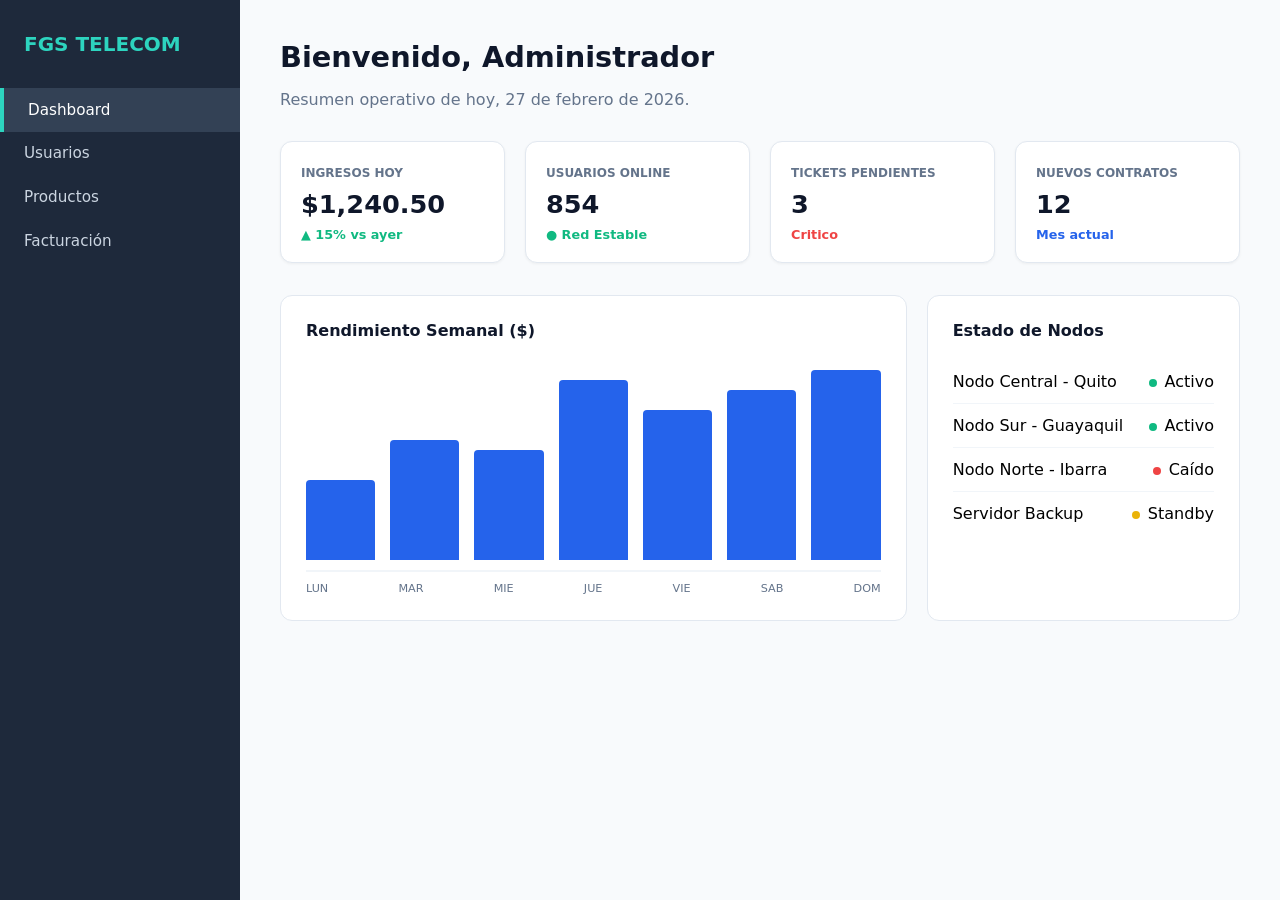
<file: static/index.html>
<!DOCTYPE html>
<html lang="es">
<head>
    <meta charset="UTF-8">
    <meta name="viewport" content="width=device-width, initial-scale=1.0">
    <title>Dashboard - FGS Telecom</title>
    <style>
        :root {
            --primary: #2563eb;
            --sidebar-bg: #1e293b;
            --sidebar-active: #334155;
            --bg-main: #f8fafc;
            --text-dark: #0f172a;
            --text-muted: #64748b;
            --success: #10b981;
            --danger: #ef4444;
        }

        body {
            font-family: 'Segoe UI', system-ui, sans-serif;
            margin: 0;
            display: flex;
            height: 100vh;
            background-color: var(--bg-main);
        }

        /* --- SIDEBAR --- */
        .sidebar {
            width: 240px;
            background-color: var(--sidebar-bg);
            color: white;
            display: flex;
            flex-direction: column;
            flex-shrink: 0;
        }

        .sidebar-brand {
            padding: 2rem 1.5rem;
            font-size: 1.25rem;
            font-weight: 800;
            color: #2dd4bf;
            text-transform: uppercase;
        }

        .nav-item {
            display: flex;
            padding: 0.8rem 1.5rem;
            color: #cbd5e1;
            text-decoration: none;
            font-size: 0.95rem;
            transition: 0.2s;
        }

        .nav-item.active {
            background-color: var(--sidebar-active);
            color: white;
            border-left: 4px solid #2dd4bf;
        }

        /* --- CONTENIDO --- */
        .main-content {
            flex-grow: 1;
            overflow-y: auto;
            padding: 2.5rem;
        }

        .header-section { margin-bottom: 2rem; }
        .header-section h1 { margin: 0; font-size: 1.8rem; color: var(--text-dark); }

        /* --- TARJETAS DE MÉTRICAS --- */
        .metrics-grid {
            display: grid;
            grid-template-columns: repeat(4, 1fr);
            gap: 20px;
            margin-bottom: 2rem;
        }

        .metric-card {
            background: white;
            padding: 20px;
            border-radius: 12px;
            border: 1px solid #e2e8f0;
            box-shadow: 0 1px 3px rgba(0,0,0,0.05);
        }

        .metric-card span { font-size: 0.75rem; font-weight: 700; color: var(--text-muted); text-transform: uppercase; }
        .metric-card h2 { margin: 8px 0; font-size: 1.6rem; color: var(--text-dark); }
        .trend { font-size: 0.8rem; font-weight: 600; }
        .trend.up { color: var(--success); }

        /* --- DISEÑO DE PANELES --- */
        .dashboard-grid {
            display: grid;
            grid-template-columns: 2fr 1fr;
            gap: 20px;
        }

        .panel {
            background: white;
            padding: 25px;
            border-radius: 12px;
            border: 1px solid #e2e8f0;
        }

        .panel-header {
            display: flex;
            justify-content: space-between;
            align-items: center;
            margin-bottom: 20px;
        }

        .panel-title { font-weight: 700; color: var(--text-dark); }

        /* --- GRÁFICO SIMULADO (CSS) --- */
        .chart-placeholder {
            height: 200px;
            display: flex;
            align-items: flex-end;
            gap: 15px;
            padding-bottom: 10px;
            border-bottom: 2px solid #f1f5f9;
        }

        .bar {
            flex: 1;
            background: var(--primary);
            border-radius: 4px 4px 0 0;
            transition: 0.3s;
            position: relative;
        }
        .bar:hover { background: #1d4ed8; }

        /* --- ESTADO DE RED --- */
        .status-item {
            display: flex;
            justify-content: space-between;
            padding: 12px 0;
            border-bottom: 1px solid #f1f5f9;
        }
        .status-dot {
            height: 8px;
            width: 8px;
            border-radius: 50%;
            display: inline-block;
            margin-right: 8px;
        }
    </style>
</head>
<body>

    <div class="sidebar">
        <div class="sidebar-brand">FGS TELECOM</div>
        <a href="/" class="nav-item active">Dashboard</a>
        <a href="/usuarios" class="nav-item">Usuarios</a>
        <a href="/productos" class="nav-item">Productos</a>
        <a href="/factura" class="nav-item">Facturación</a>
    </div>

    <div class="main-content">
        <div class="header-section">
            <h1>Bienvenido, Administrador</h1>
            <p style="color: var(--text-muted)">Resumen operativo de hoy, 27 de febrero de 2026.</p>
        </div>

        <div class="metrics-grid">
            <div class="metric-card">
                <span>Ingresos Hoy</span>
                <h2>$1,240.50</h2>
                <div class="trend up">▲ 15% vs ayer</div>
            </div>
            <div class="metric-card">
                <span>Usuarios Online</span>
                <h2>854</h2>
                <div class="trend up" style="color: var(--success)">● Red Estable</div>
            </div>
            <div class="metric-card">
                <span>Tickets Pendientes</span>
                <h2>3</h2>
                <div class="trend" style="color: var(--danger)">Critico</div>
            </div>
            <div class="metric-card">
                <span>Nuevos Contratos</span>
                <h2>12</h2>
                <div class="trend" style="color: var(--primary)">Mes actual</div>
            </div>
        </div>

        <div class="dashboard-grid">
            <div class="panel">
                <div class="panel-header">
                    <span class="panel-title">Rendimiento Semanal ($)</span>
                </div>
                <div class="chart-placeholder">
                    <div class="bar" style="height: 40%"></div>
                    <div class="bar" style="height: 60%"></div>
                    <div class="bar" style="height: 55%"></div>
                    <div class="bar" style="height: 90%"></div>
                    <div class="bar" style="height: 75%"></div>
                    <div class="bar" style="height: 85%"></div>
                    <div class="bar" style="height: 95%"></div>
                </div>
                <div style="display:flex; justify-content: space-between; margin-top:10px; font-size: 0.7rem; color: var(--text-muted)">
                    <span>LUN</span><span>MAR</span><span>MIE</span><span>JUE</span><span>VIE</span><span>SAB</span><span>DOM</span>
                </div>
            </div>

            <div class="panel">
                <div class="panel-header">
                    <span class="panel-title">Estado de Nodos</span>
                </div>
                <div class="status-item">
                    <span>Nodo Central - Quito</span>
                    <span><span class="status-dot" style="background: var(--success)"></span>Activo</span>
                </div>
                <div class="status-item">
                    <span>Nodo Sur - Guayaquil</span>
                    <span><span class="status-dot" style="background: var(--success)"></span>Activo</span>
                </div>
                <div class="status-item">
                    <span>Nodo Norte - Ibarra</span>
                    <span><span class="status-dot" style="background: var(--danger)"></span>Caído</span>
                </div>
                <div class="status-item" style="border:none">
                    <span>Servidor Backup</span>
                    <span><span class="status-dot" style="background: #eab308"></span>Standby</span>
                </div>
            </div>
        </div>
    </div>

</body>
</html>
</file>
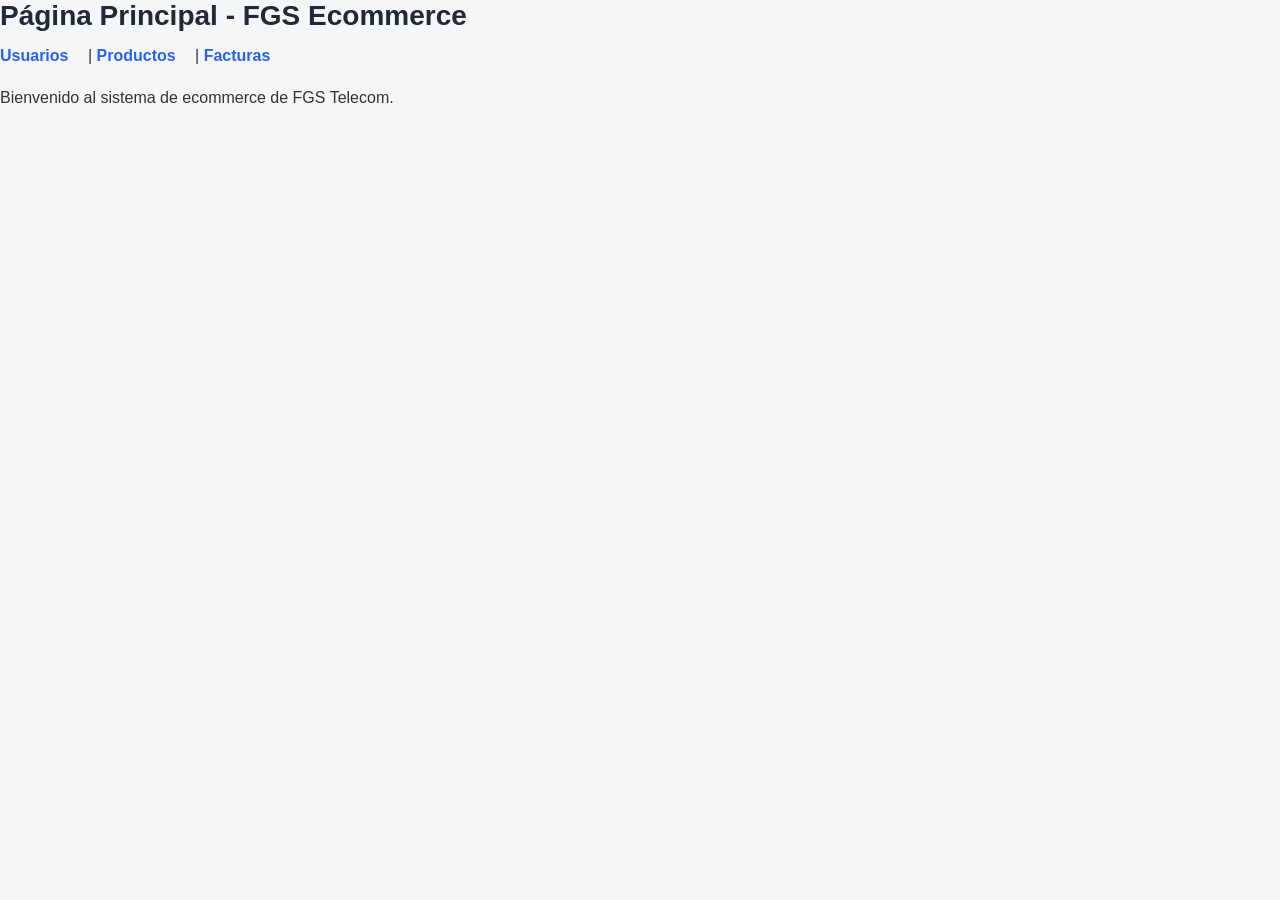
<file: backups/backup_html_ok_20260227_1850/templates/index.html>
<!DOCTYPE html>
<html>
<head>
    <title>FGS Telecom Ecommerce</title>
    <link rel="stylesheet" href="/static/css/style.css">
</head>
<body>
    <h1>Página Principal - FGS Ecommerce</h1>
    <nav>
        <a href="/usuarios">Usuarios</a> |
        <a href="/productos">Productos</a> |
        <a href="/factura">Facturas</a>
    </nav>
    <p>Bienvenido al sistema de ecommerce de FGS Telecom.</p>
</body>
</html>
</file>
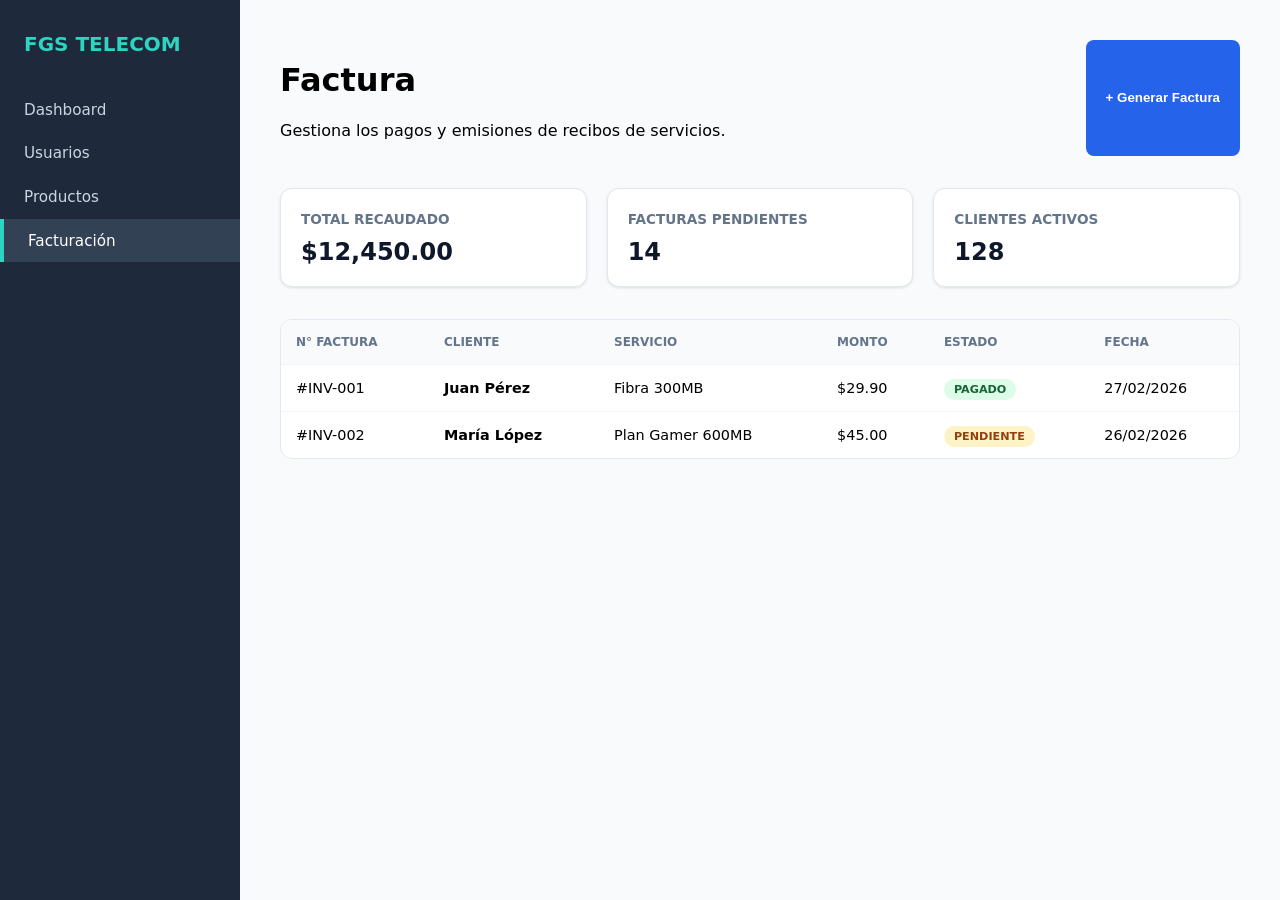
<file: static/factura.html>
<!DOCTYPE html>
<html lang="es">
<head>
    <meta charset="UTF-8">
    <meta name="viewport" content="width=device-width, initial-scale=1.0">
    <title>Factura - FGS Telecom</title>
    <style>
        :root {
            --primary: #2563eb;
            --sidebar-bg: #1e293b;
            --sidebar-active: #334155;
            --bg-main: #f8fafc;
            --text-dark: #0f172a;
            --text-muted: #64748b;
            --success: #16a34a;
        }

        body {
            font-family: 'Segoe UI', system-ui, sans-serif;
            margin: 0;
            display: flex;
            height: 100vh;
            background-color: var(--bg-main);
        }

        /* SIDEBAR */
        .sidebar {
            width: 240px;
            background-color: var(--sidebar-bg);
            color: white;
            display: flex;
            flex-grow: 0;
            flex-shrink: 0;
            flex-direction: column;
        }

        .sidebar-brand {
            padding: 2rem 1.5rem;
            font-size: 1.25rem;
            font-weight: 800;
            color: #2dd4bf;
            text-transform: uppercase;
        }

        .nav-item {
            display: flex;
            padding: 0.8rem 1.5rem;
            color: #cbd5e1;
            text-decoration: none;
            font-size: 0.95rem;
        }

        .nav-item.active {
            background-color: var(--sidebar-active);
            color: white;
            border-left: 4px solid #2dd4bf;
        }

        /* MAIN CONTENT */
        .main-content {
            flex-grow: 1;
            overflow-y: auto;
            padding: 2.5rem;
        }

        .header-section {
            display: flex;
            justify-content: space-between;
            margin-bottom: 2rem;
        }

        .btn-invoice {
            background-color: var(--primary);
            color: white;
            border: none;
            padding: 10px 20px;
            border-radius: 8px;
            font-weight: bold;
            cursor: pointer;
        }

        /* TARJETAS DE RESUMEN */
        .stats-grid {
            display: grid;
            grid-template-columns: repeat(3, 1fr);
            gap: 20px;
            margin-bottom: 2rem;
        }

        .stat-card {
            background: white;
            padding: 20px;
            border-radius: 12px;
            border: 1px solid #e2e8f0;
            box-shadow: 0 1px 3px rgba(0,0,0,0.1);
        }

        .stat-card span { color: var(--text-muted); font-size: 0.85rem; font-weight: 600; }
        .stat-card h3 { margin: 10px 0 0 0; font-size: 1.5rem; color: var(--text-dark); }

        /* TABLA DE FACTURAS */
        .table-container {
            background: white;
            border-radius: 12px;
            border: 1px solid #e2e8f0;
            overflow: hidden;
        }

        table { width: 100%; border-collapse: collapse; }
        th { background: #f8fafc; padding: 15px; text-align: left; color: var(--text-muted); font-size: 0.75rem; text-transform: uppercase; }
        td { padding: 15px; border-top: 1px solid #f1f5f9; font-size: 0.9rem; }

        .status-pill {
            padding: 4px 10px;
            border-radius: 20px;
            font-size: 0.7rem;
            font-weight: bold;
        }
        .paid { background: #dcfce7; color: #166534; }
        .pending { background: #fef3c7; color: #92400e; }

        /* MODAL */
        .modal {
            display: none;
            position: fixed;
            z-index: 1000;
            left: 0; top: 0;
            width: 100%; height: 100%;
            background: rgba(0,0,0,0.5);
        }

        .modal-content {
            background: white;
            width: 450px;
            margin: 5% auto;
            padding: 30px;
            border-radius: 15px;
        }

        .form-group { margin-bottom: 15px; }
        .form-group label { display: block; margin-bottom: 5px; font-weight: 600; font-size: 0.9rem; }
        .form-group select, .form-group input { width: 100%; padding: 10px; border: 1px solid #ddd; border-radius: 8px; }
    </style>
</head>
<body>

    <div class="sidebar">
        <div class="sidebar-brand">FGS TELECOM</div>
        <a href="/" class="nav-item">Dashboard</a>
        <a href="/usuarios" class="nav-item">Usuarios</a>
        <a href="/productos" class="nav-item">Productos</a>
        <a href="/facturacion" class="nav-item active">Facturación</a>
    </div>

    <div class="main-content">
        <div class="header-section">
            <div>
                <h1>Factura</h1>
                <p>Gestiona los pagos y emisiones de recibos de servicios.</p>
            </div>
            <button class="btn-invoice" id="openModal">+ Generar Factura</button>
        </div>

        <div class="stats-grid">
            <div class="stat-card">
                <span>TOTAL RECAUDADO</span>
                <h3>$12,450.00</h3>
            </div>
            <div class="stat-card">
                <span>FACTURAS PENDIENTES</span>
                <h3>14</h3>
            </div>
            <div class="stat-card">
                <span>CLIENTES ACTIVOS</span>
                <h3>128</h3>
            </div>
        </div>

        <div class="table-container">
            <table>
                <thead>
                    <tr>
                        <th>N° FACTURA</th>
                        <th>CLIENTE</th>
                        <th>SERVICIO</th>
                        <th>MONTO</th>
                        <th>ESTADO</th>
                        <th>FECHA</th>
                    </tr>
                </thead>
                <tbody>
                    <tr>
                        <td>#INV-001</td>
                        <td><strong>Juan Pérez</strong></td>
                        <td>Fibra 300MB</td>
                        <td>$29.90</td>
                        <td><span class="status-pill paid">PAGADO</span></td>
                        <td>27/02/2026</td>
                    </tr>
                    <tr>
                        <td>#INV-002</td>
                        <td><strong>María López</strong></td>
                        <td>Plan Gamer 600MB</td>
                        <td>$45.00</td>
                        <td><span class="status-pill pending">PENDIENTE</span></td>
                        <td>26/02/2026</td>
                    </tr>
                </tbody>
            </table>
        </div>
    </div>

    <div id="modalFactura" class="modal">
        <div class="modal-content">
            <h2>Generar Nueva Factura</h2>
            <form action="/facturar/nuevo" method="POST">
                <div class="form-group">
                    <label>Seleccionar Cliente:</label>
                    <select name="cliente_id">
                        <option value="1">Juan Pérez</option>
                        <option value="2">María López</option>
                    </select>
                </div>
                <div class="form-group">
                    <label>Servicio / Producto:</label>
                    <select name="producto_id">
                        <option value="1">Internet Fibra 300MB ($29.90)</option>
                        <option value="2">Internet Fibra 600MB ($45.00)</option>
                    </select>
                </div>
                <div class="form-group">
                    <label>Fecha de Vencimiento:</label>
                    <input type="date" name="fecha_vencimiento">
                </div>
                <div style="display:flex; gap:10px; margin-top:20px;">
                    <button type="submit" class="btn-invoice" style="flex:1">Emitir Factura</button>
                    <button type="button" id="closeModal" style="flex:1; background:#eee; border:none; border-radius:8px; cursor:pointer;">Cancelar</button>
                </div>
            </form>
        </div>
    </div>

    <script>
        const modal = document.getElementById('modalFactura');
        document.getElementById('openModal').onclick = () => modal.style.display = 'block';
        document.getElementById('closeModal').onclick = () => modal.style.display = 'none';
    </script>
</body>
</html>
</file>
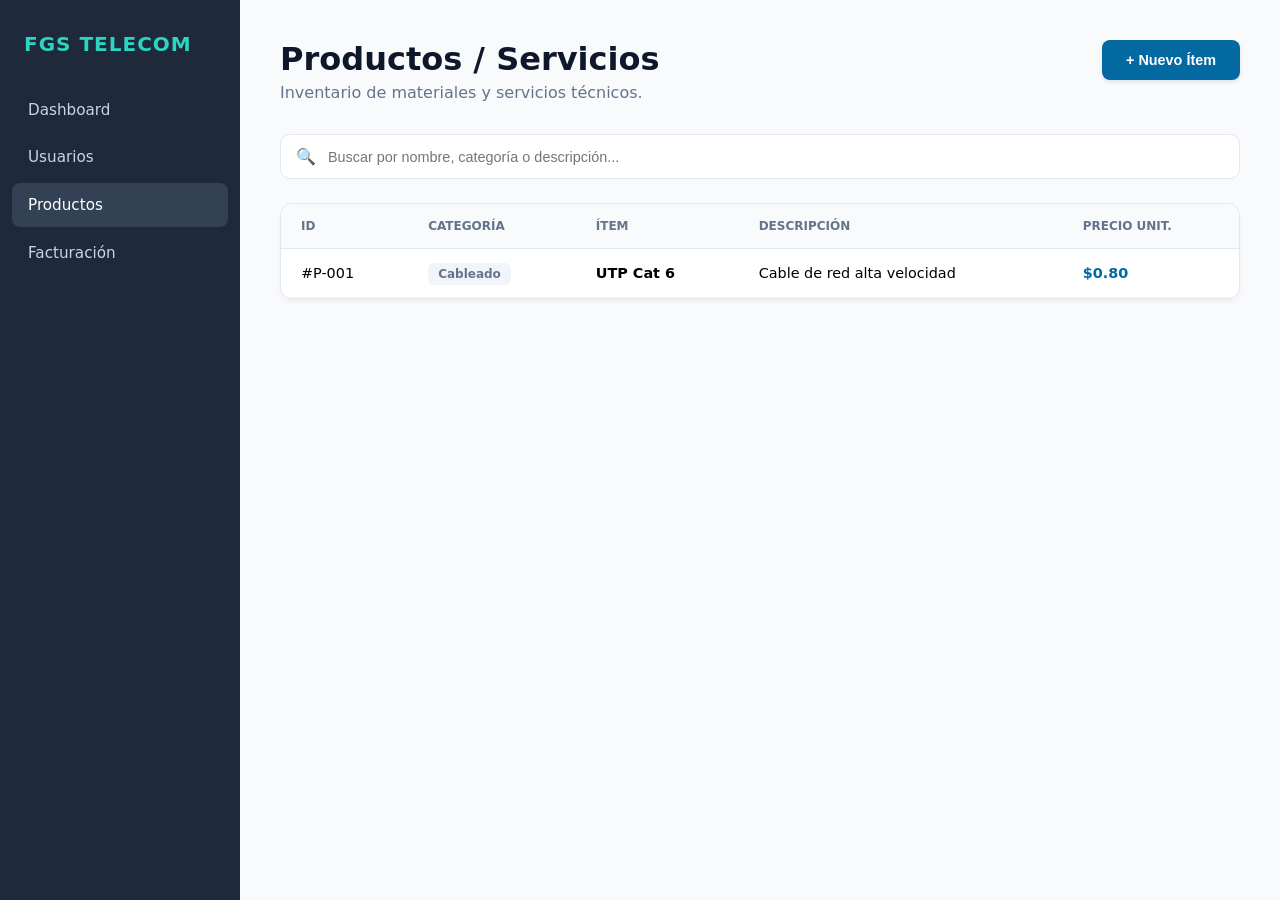
<file: static/productos.html>
<!DOCTYPE html>
<html lang="es">
<head>
    <meta charset="UTF-8">
    <meta name="viewport" content="width=device-width, initial-scale=1.0">
    <title>Productos - FGS Telecom</title>
    <style>
        :root {
            --primary: #2563eb;
            --sidebar-bg: #1e293b;
            --sidebar-active: #334155;
            --bg-main: #f8fafc;
            --text-dark: #0f172a;
            --text-muted: #64748b;
            --teal: #2dd4bf; /* Color del logo en Foto 1 */
            --btn-blue: #0369a1; /* Color del botón en Foto 1 */
        }

        body {
            font-family: 'Segoe UI', system-ui, sans-serif;
            margin: 0;
            display: flex;
            height: 100vh;
            background-color: var(--bg-main);
            overflow: hidden;
        }

        /* SIDEBAR (Foto 1) */
        .sidebar {
            width: 240px;
            background-color: var(--sidebar-bg);
            color: white;
            display: flex;
            flex-direction: column;
            flex-shrink: 0;
        }

        .sidebar-brand {
            padding: 2rem 1.5rem;
            font-size: 1.25rem;
            font-weight: 800;
            color: var(--teal);
            text-transform: uppercase;
            letter-spacing: 1px;
        }

        .sidebar-nav { flex-grow: 1; padding: 0 0.75rem; }

        .nav-item {
            display: flex;
            align-items: center;
            padding: 0.8rem 1rem;
            color: #cbd5e1;
            text-decoration: none;
            border-radius: 8px;
            margin-bottom: 0.25rem;
            font-size: 0.95rem;
            transition: 0.2s;
        }

        .nav-item:hover, .nav-item.active {
            background-color: var(--sidebar-active);
            color: white;
        }

        /* MAIN CONTENT */
        .main-content {
            flex-grow: 1;
            overflow-y: auto;
            padding: 2.5rem;
        }

        .header-section {
            display: flex;
            justify-content: space-between;
            align-items: flex-start;
            margin-bottom: 2rem;
        }

        .header-section h1 { margin: 0; font-size: 2rem; color: var(--text-dark); }
        .header-section p { margin: 5px 0 0 0; color: var(--text-muted); }

        .btn-new {
            background-color: var(--btn-blue);
            color: white;
            border: none;
            padding: 12px 24px;
            border-radius: 8px;
            font-weight: bold;
            cursor: pointer;
            font-size: 0.9rem;
            box-shadow: 0 2px 4px rgba(0,0,0,0.1);
        }

        /* BUSCADOR (Foto 1) */
        .search-container {
            background: white;
            border: 1px solid #e2e8f0;
            border-radius: 10px;
            padding: 12px 15px;
            display: flex;
            align-items: center;
            margin-bottom: 1.5rem;
        }

        .search-container input {
            border: none;
            outline: none;
            width: 100%;
            font-size: 0.9rem;
            margin-left: 10px;
            color: var(--text-dark);
        }

        /* TABLA (Foto 1) */
        .table-card {
            background: white;
            border-radius: 12px;
            box-shadow: 0 4px 6px -1px rgba(0,0,0,0.05);
            border: 1px solid #e2e8f0;
            overflow: hidden;
        }

        table { width: 100%; border-collapse: collapse; }
        th { background: #f8fafc; padding: 15px 20px; text-align: left; font-size: 0.75rem; color: var(--text-muted); text-transform: uppercase; border-bottom: 1px solid #e2e8f0; }
        td { padding: 16px 20px; border-bottom: 1px solid #f1f5f9; font-size: 0.9rem; }
        
        .cat-badge { background: #f1f5f9; color: #64748b; padding: 4px 10px; border-radius: 6px; font-weight: 600; font-size: 0.75rem; }
        .price-text { color: #0369a1; font-weight: 700; }

        /* MODAL */
        .modal {
            display: none;
            position: fixed;
            z-index: 1000;
            left: 0; top: 0;
            width: 100%; height: 100%;
            background-color: rgba(15, 23, 42, 0.6);
            backdrop-filter: blur(2px);
        }

        .modal-content {
            background: white;
            margin: 8% auto;
            padding: 30px;
            border-radius: 16px;
            width: 400px;
            box-shadow: 0 20px 25px -5px rgba(0,0,0,0.1);
            position: relative;
        }

        .close { position: absolute; top: 15px; right: 20px; cursor: pointer; color: var(--text-muted); font-size: 1.5rem; }
        
        form label { display: block; margin-top: 15px; font-weight: 600; font-size: 0.9rem; }
        form input, form select { width: 100%; padding: 10px; margin-top: 5px; border: 1px solid #e2e8f0; border-radius: 8px; box-sizing: border-box; }
    </style>
</head>
<body>

    <div class="sidebar">
        <div class="sidebar-brand">FGS TELECOM</div>
        <div class="sidebar-nav">
            <a href="/" class="nav-item">Dashboard</a>
            <a href="/usuarios" class="nav-item">Usuarios</a>
            <a href="/productos" class="nav-item active">Productos</a>
            <a href="/facturacion" class="nav-item">Facturación</a>
        </div>
    </div>

    <div class="main-content">
        <div class="header-section">
            <div>
                <h1>Productos / Servicios</h1>
                <p>Inventario de materiales y servicios técnicos.</p>
            </div>
            <button class="btn-new" id="abrirModal">+ Nuevo Ítem</button>
        </div>

        <div class="search-container">
            <span>🔍</span>
            <input type="text" placeholder="Buscar por nombre, categoría o descripción...">
        </div>

        <div class="table-card">
            <table>
                <thead>
                    <tr>
                        <th>ID</th>
                        <th>CATEGORÍA</th>
                        <th>ÍTEM</th>
                        <th>DESCRIPCIÓN</th>
                        <th>PRECIO UNIT.</th>
                    </tr>
                </thead>
                <tbody>
                    <tr>
                        <td>#P-001</td>
                        <td><span class="cat-badge">Cableado</span></td>
                        <td><strong>UTP Cat 6</strong></td>
                        <td>Cable de red alta velocidad</td>
                        <td class="price-text">$0.80</td>
                    </tr>
                </tbody>
            </table>
        </div>
    </div>

    <div id="modalProducto" class="modal">
        <div class="modal-content">
            <span id="cerrarX" class="close">&times;</span>
            <h2 style="margin-top:0">Nuevo Ítem</h2>
            <form action="/productos/nuevo" method="POST">
                <label>Nombre del Producto:</label>
                <input type="text" name="nombre" required placeholder="Ej: Router Fibra">
                
                <label>Categoría:</label>
                <select name="categoria">
                    <option value="Cableado">Cableado</option>
                    <option value="Servicio">Servicio</option>
                    <option value="Equipos">Equipos</option>
                </select>

                <label>Precio:</label>
                <input type="number" step="0.01" name="precio" required>

                <button type="submit" class="btn-new" style="width:100%; margin-top:20px;">Guardar Cambios</button>
            </form>
        </div>
    </div>

    <script>
        // Lógica corregida
        const modal = document.getElementById('modalProducto');
        const btnOpen = document.getElementById('abrirModal');
        const btnClose = document.getElementById('cerrarX');

        // Al hacer clic en el botón azul
        btnOpen.onclick = function() {
            modal.style.display = "block";
        }

        // Al hacer clic en la X
        btnClose.onclick = function() {
            modal.style.display = "none";
        }

        // Al hacer clic fuera de la caja blanca
        window.onclick = function(event) {
            if (event.target == modal) {
                modal.style.display = "none";
            }
        }
    </script>
</body>
</html>
</file>
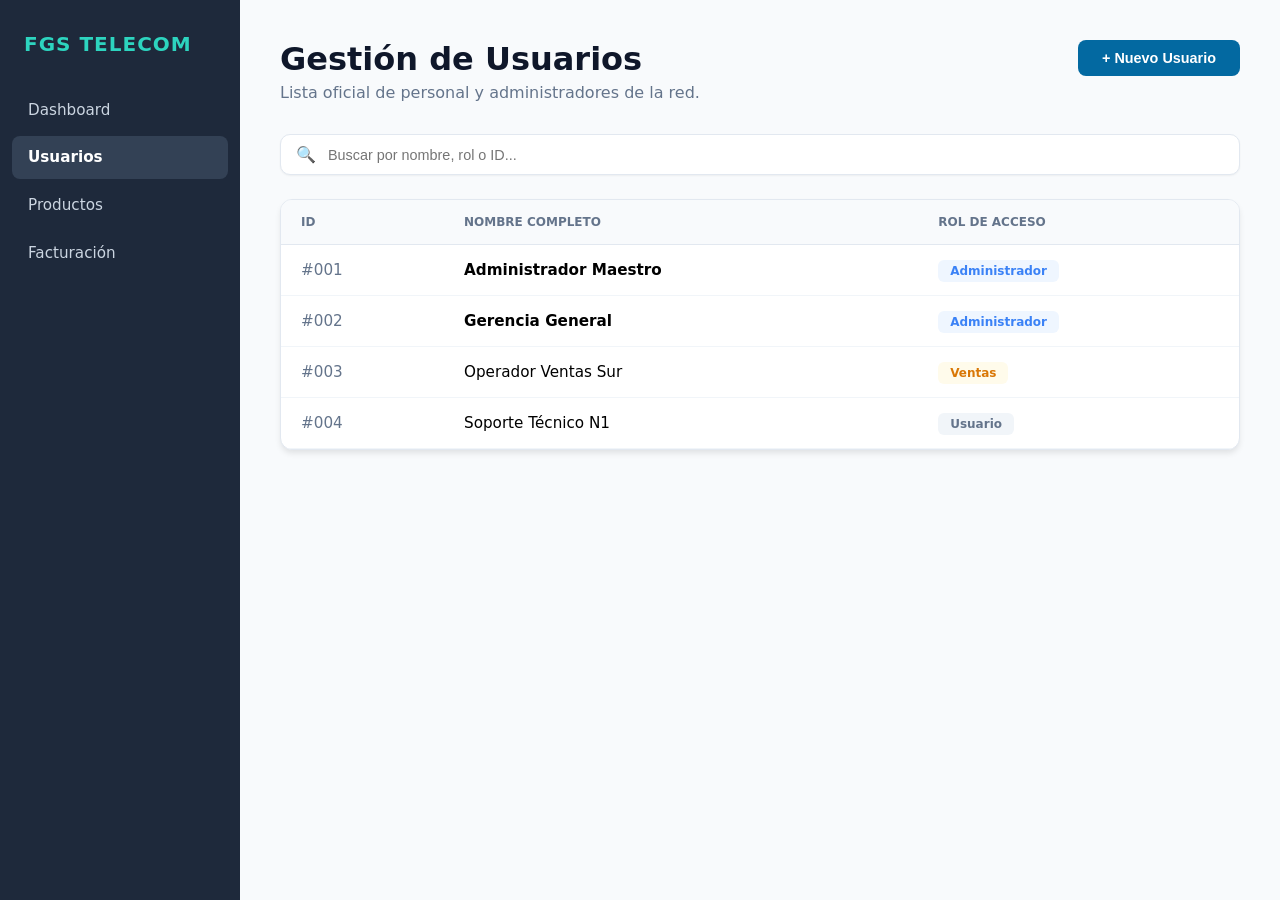
<file: static/usuarios.html>
<!DOCTYPE html>
<html lang="es">
<head>
    <meta charset="UTF-8">
    <meta name="viewport" content="width=device-width, initial-scale=1.0">
    <title>Usuarios - FGS Telecom</title>
    <style>
        :root {
            --primary: #2563eb;
            --sidebar-bg: #1e293b;
            --sidebar-active: #334155;
            --bg-main: #f8fafc;
            --text-dark: #0f172a;
            --text-muted: #64748b;
        }

        body {
            font-family: 'Segoe UI', system-ui, sans-serif;
            margin: 0;
            display: flex;
            height: 100vh;
            background-color: var(--bg-main);
        }

        /* --- BARRA LATERAL (SIDEBAR) --- */
        .sidebar {
            width: 240px;
            background-color: var(--sidebar-bg);
            color: white;
            display: flex;
            flex-direction: column;
            flex-shrink: 0;
        }

        .sidebar-brand {
            padding: 2rem 1.5rem;
            font-size: 1.25rem;
            font-weight: 800;
            color: #2dd4bf; /* Color verde agua del logo en foto 1 */
            text-transform: uppercase;
            letter-spacing: 1px;
        }

        .sidebar-nav {
            flex-grow: 1;
            padding: 0 0.75rem;
        }

        .nav-item {
            display: flex;
            align-items: center;
            padding: 0.8rem 1rem;
            color: #cbd5e1;
            text-decoration: none;
            border-radius: 8px;
            margin-bottom: 0.25rem;
            font-size: 0.95rem;
            transition: all 0.2s;
        }

        .nav-item:hover {
            background-color: var(--sidebar-active);
            color: white;
        }

        .nav-item.active {
            background-color: var(--sidebar-active);
            color: white;
            font-weight: 600;
        }

        /* --- CONTENIDO PRINCIPAL --- */
        .main-content {
            flex-grow: 1;
            overflow-y: auto;
            padding: 2.5rem;
        }

        .header-section {
            display: flex;
            justify-content: space-between;
            align-items: flex-start;
            margin-bottom: 2rem;
        }

        .header-section h1 {
            margin: 0;
            font-size: 2rem;
            color: var(--text-dark);
        }

        .header-section p {
            margin: 5px 0 0 0;
            color: var(--text-muted);
        }

        .btn-new {
            background-color: #0369a1; /* Azul de la foto 1 */
            color: white;
            border: none;
            padding: 10px 24px;
            border-radius: 8px;
            font-weight: bold;
            cursor: pointer;
            font-size: 0.9rem;
            display: flex;
            align-items: center;
            gap: 8px;
        }

        /* --- BARRA DE BÚSQUEDA --- */
        .search-container {
            background: white;
            border: 1px solid #e2e8f0;
            border-radius: 10px;
            padding: 10px 15px;
            display: flex;
            align-items: center;
            margin-bottom: 1.5rem;
            box-shadow: 0 1px 2px rgba(0,0,0,0.05);
        }

        .search-container input {
            border: none;
            outline: none;
            width: 100%;
            font-size: 0.9rem;
            color: var(--text-dark);
            margin-left: 10px;
        }

        /* --- TABLA --- */
        .table-card {
            background: white;
            border-radius: 12px;
            box-shadow: 0 4px 6px -1px rgba(0,0,0,0.1);
            overflow: hidden;
            border: 1px solid #e2e8f0;
        }

        table {
            width: 100%;
            border-collapse: collapse;
        }

        th {
            background-color: #f8fafc;
            padding: 15px 20px;
            text-align: left;
            font-size: 0.75rem;
            text-transform: uppercase;
            color: var(--text-muted);
            border-bottom: 1px solid #e2e8f0;
        }

        td {
            padding: 16px 20px;
            border-bottom: 1px solid #f1f5f9;
            font-size: 0.95rem;
        }

        tr:hover { background-color: #fafafa; }

        .badge {
            padding: 4px 12px;
            border-radius: 6px;
            font-size: 0.75rem;
            font-weight: 600;
            background-color: #eff6ff;
            color: #3b82f6;
        }

        .badge-sales { background-color: #fffbeb; color: #d97706; }
        .badge-user { background-color: #f1f5f9; color: #64748b; }

        /* --- MODAL --- */
        .modal {
            display: none;
            position: fixed;
            z-index: 1000;
            left: 0; top: 0;
            width: 100%; height: 100%;
            background-color: rgba(0,0,0,0.5);
        }

        .modal-content {
            background: white;
            margin: 10% auto;
            padding: 30px;
            border-radius: 15px;
            width: 400px;
            position: relative;
        }
    </style>
</head>
<body>

    <div class="sidebar">
        <div class="sidebar-brand">FGS TELECOM</div>
        <div class="sidebar-nav">
            <a href="/" class="nav-item">Dashboard</a>
            <a href="/usuarios" class="nav-item active">Usuarios</a>
            <a href="/productos" class="nav-item">Productos</a>
            <a href="/facturacion" class="nav-item">Facturación</a>
        </div>
    </div>

    <div class="main-content">
        <div class="header-section">
            <div>
                <h1>Gestión de Usuarios</h1>
                <p>Lista oficial de personal y administradores de la red.</p>
            </div>
            <button class="btn-new" id="btnNuevoUsuario">+ Nuevo Usuario</button>
        </div>

        <div class="search-container">
            <span>🔍</span>
            <input type="text" placeholder="Buscar por nombre, rol o ID...">
        </div>

        <div class="table-card">
            <table>
                <thead>
                    <tr>
                        <th>ID</th>
                        <th>Nombre Completo</th>
                        <th>Rol de Acceso</th>
                    </tr>
                </thead>
                <tbody>
                    <tr>
                        <td style="color:var(--text-muted)">#001</td>
                        <td><strong>Administrador Maestro</strong></td>
                        <td><span class="badge">Administrador</span></td>
                    </tr>
                    <tr>
                        <td style="color:var(--text-muted)">#002</td>
                        <td><strong>Gerencia General</strong></td>
                        <td><span class="badge">Administrador</span></td>
                    </tr>
                    <tr>
                        <td style="color:var(--text-muted)">#003</td>
                        <td>Operador Ventas Sur</td>
                        <td><span class="badge badge-sales">Ventas</span></td>
                    </tr>
                    <tr>
                        <td style="color:var(--text-muted)">#004</td>
                        <td>Soporte Técnico N1</td>
                        <td><span class="badge badge-user">Usuario</span></td>
                    </tr>
                </tbody>
            </table>
        </div>
    </div>

    <div id="modalUsuario" class="modal">
        <div class="modal-content">
            <h2 style="margin-top:0">Nuevo Usuario</h2>
            <form action="/usuarios/nuevo" method="POST">
                <label style="display:block; margin-bottom:5px; font-weight:bold;">Nombre:</label>
                <input type="text" name="nombre" style="width:100%; padding:10px; margin-bottom:15px; border:1px solid #ccc; border-radius:5px;" required>
                
                <label style="display:block; margin-bottom:5px; font-weight:bold;">Rol:</label>
                <select name="rol" style="width:100%; padding:10px; margin-bottom:20px; border:1px solid #ccc; border-radius:5px;">
                    <option value="Administrador">Administrador</option>
                    <option value="Ventas">Ventas</option>
                    <option value="Usuario">Usuario</option>
                </select>

                <div style="display:flex; gap:10px;">
                    <button type="submit" style="background:#0369a1; color:white; border:none; padding:10px 20px; border-radius:5px; cursor:pointer; font-weight:bold; flex:1;">Guardar</button>
                    <button type="button" id="btnCerrar" style="background:#eee; border:none; padding:10px 20px; border-radius:5px; cursor:pointer; flex:1;">Cancelar</button>
                </div>
            </form>
        </div>
    </div>

    <script>
        const modal = document.getElementById('modalUsuario');
        const btnOpen = document.getElementById('btnNuevoUsuario');
        const btnClose = document.getElementById('btnCerrar');

        btnOpen.onclick = () => modal.style.display = 'block';
        btnClose.onclick = () => modal.style.display = 'none';
        window.onclick = (e) => { if(e.target == modal) modal.style.display = 'none'; }
    </script>
</body>
</html>
</file>
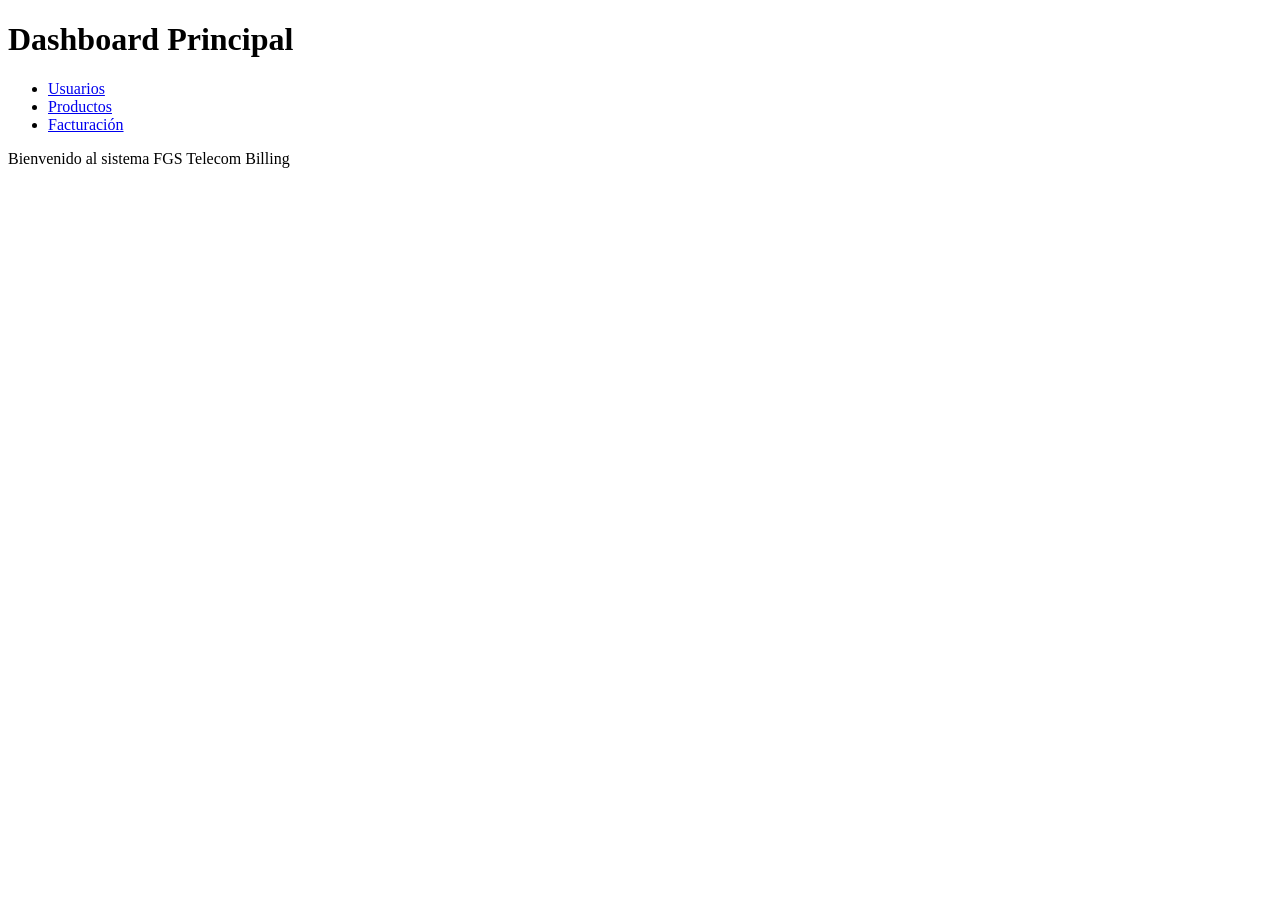
<file: templates/dashboard.html>
<!DOCTYPE html>
<html lang="es">
<head>
    <meta charset="UTF-8">
    <title>Dashboard FGS Telecom Billing</title>
</head>
<body>
    <h1>Dashboard Principal</h1>
    <ul>
        <li><a href="/usuarios">Usuarios</a></li>
        <li><a href="/productos">Productos</a></li>
        <li><a href="/facturas">Facturación</a></li>
    </ul>
    <p>Bienvenido al sistema FGS Telecom Billing</p>
</body>
</html>
</file>
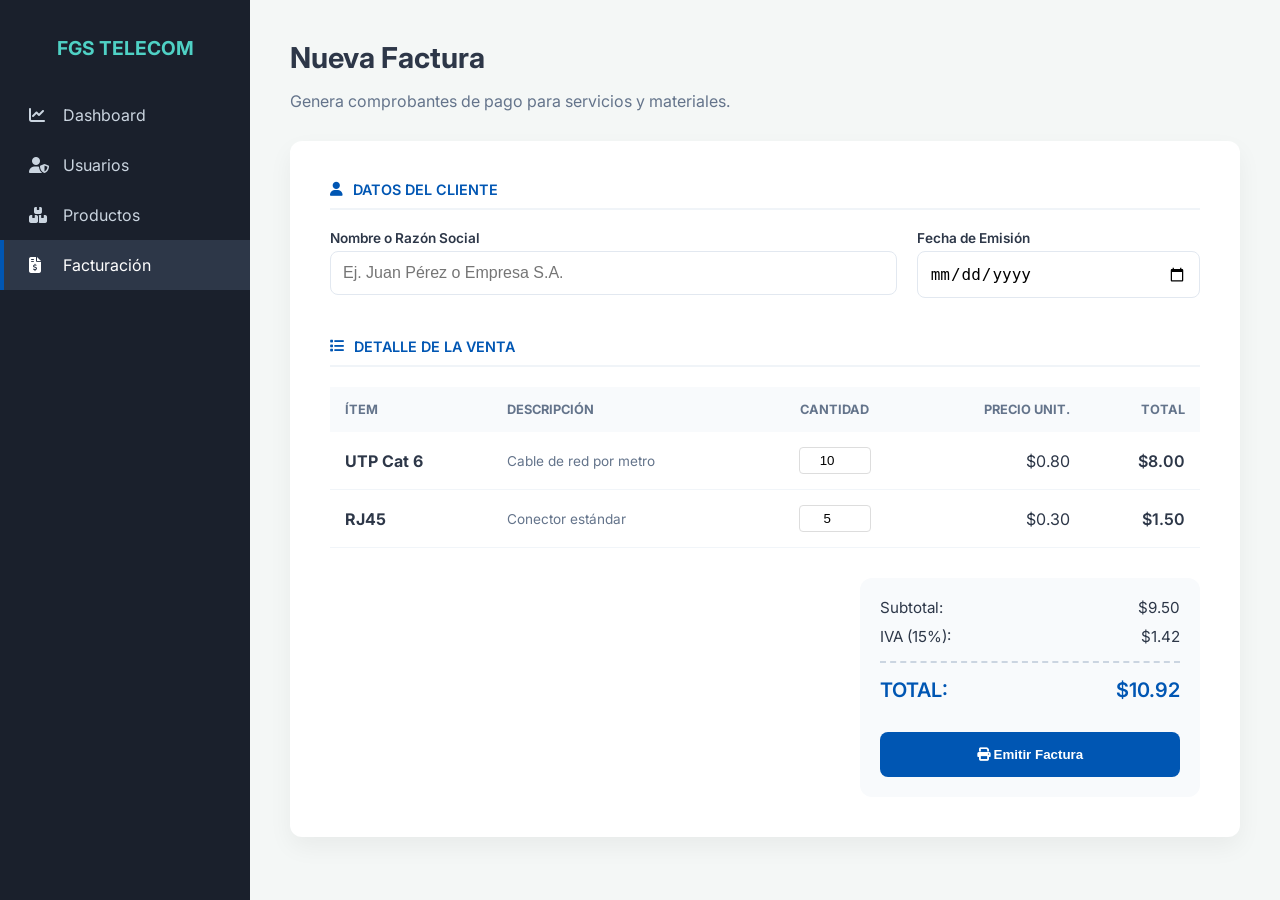
<file: templates/facturas.html>
<!DOCTYPE html>
<html lang="es">
<head>
    <meta charset="UTF-8">
    <meta name="viewport" content="width=device-width, initial-scale=1.0">
    <title>Facturación - FGS Telecom</title>
    <link href="https://fonts.googleapis.com/css2?family=Inter:wght@300;400;600&display=swap" rel="stylesheet">
    <link rel="stylesheet" href="https://cdnjs.cloudflare.com/ajax/libs/font-awesome/6.4.0/css/all.min.css">
    
    <style>
        :root {
            --primary-color: #0056b3;
            --bg-color: #f4f7f6;
            --sidebar-color: #1a202c;
            --text-dark: #2d3748;
            --white: #ffffff;
            --border-color: #e2e8f0;
        }

        body {
            font-family: 'Inter', sans-serif;
            background-color: var(--bg-color);
            margin: 0;
            display: flex;
            color: var(--text-dark);
        }

        /* Sidebar Navigation */
        nav {
            width: 250px;
            height: 100vh;
            background-color: var(--sidebar-color);
            color: white;
            position: fixed;
            padding: 20px 0;
        }

        nav h2 {
            text-align: center;
            font-size: 1.2rem;
            margin-bottom: 30px;
            color: #4fd1c5;
        }

        nav a {
            display: block;
            padding: 15px 25px;
            color: #cbd5e0;
            text-decoration: none;
            transition: 0.3s;
            border-left: 4px solid transparent;
        }

        nav a:hover, nav a.active {
            background-color: #2d3748;
            color: white;
            border-left: 4px solid var(--primary-color);
        }

        nav i { margin-right: 10px; width: 20px; }

        /* Main Content Area */
        .main-content {
            margin-left: 250px;
            padding: 40px;
            width: calc(100% - 250px);
        }

        header { margin-bottom: 30px; }
        h1 { margin: 0; font-size: 1.8rem; }

        /* Layout de Factura */
        .invoice-container {
            background: var(--white);
            border-radius: 12px;
            box-shadow: 0 10px 25px rgba(0,0,0,0.05);
            padding: 40px;
        }

        .section-title {
            font-size: 0.9rem;
            text-transform: uppercase;
            color: var(--primary-color);
            font-weight: 600;
            border-bottom: 2px solid #f0f4f8;
            padding-bottom: 10px;
            margin-bottom: 20px;
            display: flex;
            align-items: center;
            gap: 10px;
        }

        /* Formulario del Cliente */
        .client-grid {
            display: grid;
            grid-template-columns: 2fr 1fr;
            gap: 20px;
            margin-bottom: 40px;
        }

        .form-group { display: flex; flex-direction: column; }
        .form-group label { font-size: 0.85rem; margin-bottom: 5px; font-weight: 600; }
        .form-group input {
            padding: 12px;
            border: 1px solid var(--border-color);
            border-radius: 8px;
            font-size: 1rem;
        }

        /* Tabla de Detalles */
        table {
            width: 100%;
            border-collapse: collapse;
            margin-bottom: 30px;
        }

        th {
            background-color: #f8fafc;
            padding: 15px;
            text-align: left;
            color: #64748b;
            font-size: 0.8rem;
            text-transform: uppercase;
        }

        td {
            padding: 15px;
            border-bottom: 1px solid #f1f5f9;
        }

        .qty-input { width: 60px; padding: 5px; border-radius: 4px; border: 1px solid #ddd; text-align: center; }

        /* Totales */
        .footer-grid {
            display: flex;
            justify-content: flex-end;
        }

        .totals-box {
            width: 300px;
            background: #f8fafc;
            padding: 20px;
            border-radius: 12px;
        }

        .total-row {
            display: flex;
            justify-content: space-between;
            margin-bottom: 10px;
            font-size: 0.95rem;
        }

        .total-row.grand-total {
            margin-top: 15px;
            padding-top: 15px;
            border-top: 2px dashed #cbd5e1;
            font-size: 1.25rem;
            font-weight: 600;
            color: var(--primary-color);
        }

        .btn-print {
            background-color: var(--primary-color);
            color: white;
            border: none;
            padding: 15px 30px;
            border-radius: 8px;
            font-weight: 600;
            cursor: pointer;
            width: 100%;
            margin-top: 20px;
            transition: 0.3s;
        }

        .btn-print:hover { background-color: #004494; transform: translateY(-2px); }
    </style>
</head>
<body>

<nav>
    <h2>FGS TELECOM</h2>
    <a href="/"><i class="fas fa-chart-line"></i> Dashboard</a>
    <a href="/usuarios"><i class="fas fa-user-shield"></i> Usuarios</a>
    <a href="/productos"><i class="fas fa-boxes-stacked"></i> Productos</a>
    <a href="/factura" class="active"><i class="fas fa-file-invoice-dollar"></i> Facturación</a>
</nav>

<div class="main-content">
    <header>
        <h1>Nueva Factura</h1>
        <p style="color: #64748b;">Genera comprobantes de pago para servicios y materiales.</p>
    </header>

    <div class="invoice-container">
        <div class="section-title"><i class="fas fa-user"></i> Datos del Cliente</div>
        <div class="client-grid">
            <div class="form-group">
                <label>Nombre o Razón Social</label>
                <input type="text" placeholder="Ej. Juan Pérez o Empresa S.A.">
            </div>
            <div class="form-group">
                <label>Fecha de Emisión</label>
                <input type="date">
            </div>
        </div>

        <div class="section-title"><i class="fas fa-list"></i> Detalle de la Venta</div>
        <table>
            <thead>
                <tr>
                    <th>Ítem</th>
                    <th>Descripción</th>
                    <th style="text-align: center;">Cantidad</th>
                    <th style="text-align: right;">Precio Unit.</th>
                    <th style="text-align: right;">Total</th>
                </tr>
            </thead>
            <tbody>
                <tr>
                    <td><strong>UTP Cat 6</strong></td>
                    <td style="color: #64748b; font-size: 0.85rem;">Cable de red por metro</td>
                    <td style="text-align: center;"><input type="number" value="10" class="qty-input"></td>
                    <td style="text-align: right;">$0.80</td>
                    <td style="text-align: right; font-weight: 600;">$8.00</td>
                </tr>
                <tr>
                    <td><strong>RJ45</strong></td>
                    <td style="color: #64748b; font-size: 0.85rem;">Conector estándar</td>
                    <td style="text-align: center;"><input type="number" value="5" class="qty-input"></td>
                    <td style="text-align: right;">$0.30</td>
                    <td style="text-align: right; font-weight: 600;">$1.50</td>
                </tr>
            </tbody>
        </table>

        <div class="footer-grid">
            <div class="totals-box">
                <div class="total-row">
                    <span>Subtotal:</span>
                    <span>$9.50</span>
                </div>
                <div class="total-row">
                    <span>IVA (15%):</span>
                    <span>$1.42</span>
                </div>
                <div class="total-row grand-total">
                    <span>TOTAL:</span>
                    <span>$10.92</span>
                </div>
                <button class="btn-print">
                    <i class="fas fa-print"></i> Emitir Factura
                </button>
            </div>
        </div>
    </div>
</div>

</body>
</html>
</file>
<file: static/css/style.css>
/* Reset básico */
* {
    margin: 0;
    padding: 0;
    box-sizing: border-box;
    font-family: Arial, Helvetica, sans-serif;
}

/* Fondo general */
body {
    background-color: #f4f6f8;
    color: #333;
}

/* Contenedor principal */
.container {
    width: 90%;
    max-width: 1000px;
    margin: 40px auto;
    background: #ffffff;
    padding: 30px;
    border-radius: 8px;
    box-shadow: 0 4px 10px rgba(0,0,0,0.1);
}

/* Título */
h1 {
    font-size: 28px;
    margin-bottom: 15px;
    color: #1f2937;
}

/* Menú */
nav {
    margin-bottom: 20px;
}

nav a {
    text-decoration: none;
    color: #2563eb;
    margin-right: 15px;
    font-weight: bold;
}

nav a:hover {
    text-decoration: underline;
}

/* Texto */
p {
    font-size: 16px;
    line-height: 1.6;
}
</file>
